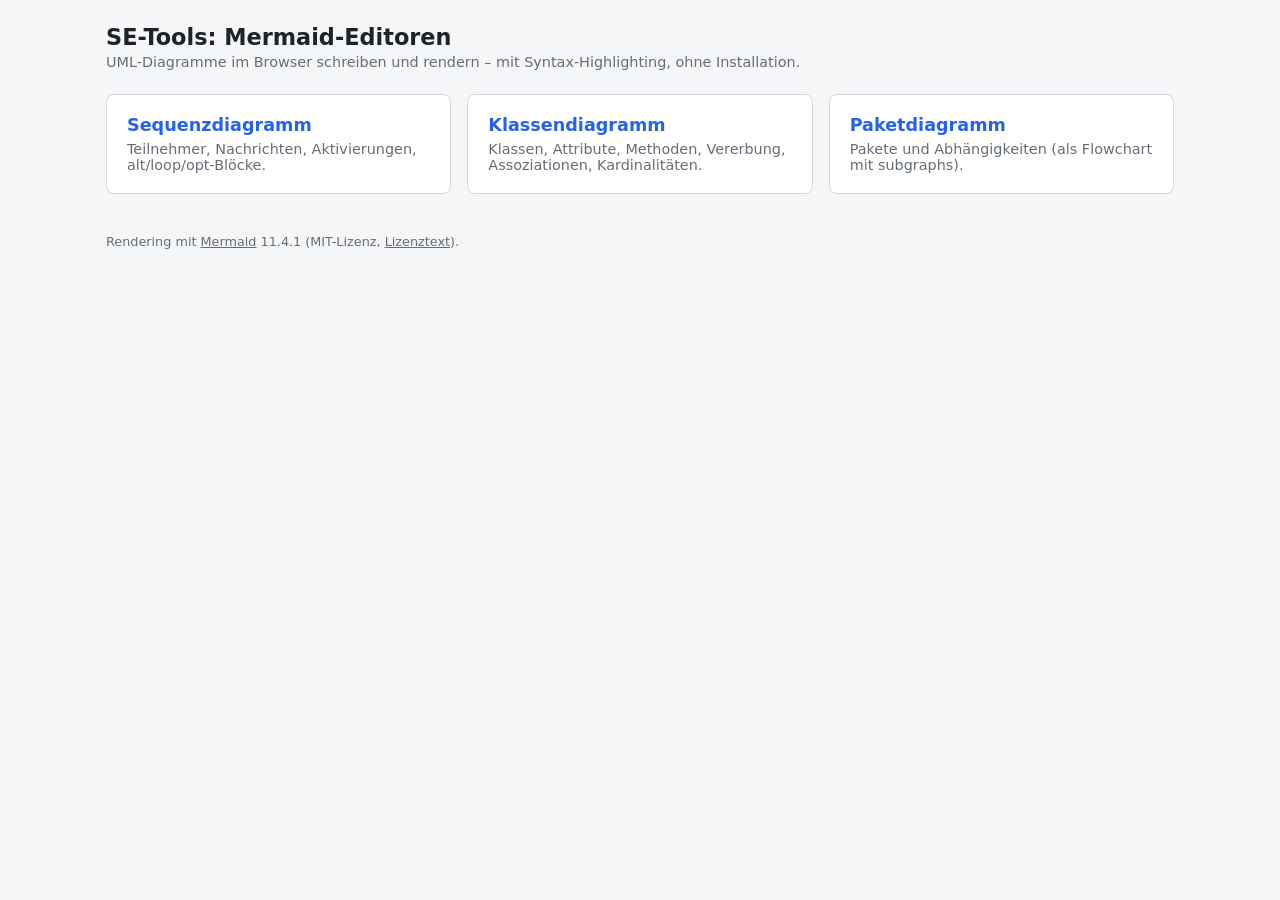
<file: index.html>
<!doctype html>
<html lang="de">
<head>
<meta charset="utf-8">
<meta name="viewport" content="width=device-width, initial-scale=1">
<title>SE-Tools – Mermaid-Editoren</title>
<meta name="description" content="Browser-Editoren für UML-Diagramme mit Mermaid: Sequenz-, Klassen- und Paketdiagramme.">
<link rel="icon" href="favicon.svg" type="image/svg+xml">
<link rel="stylesheet" href="mermaid-editor.css?v=2">
<style>
  .cards { display: grid; grid-template-columns: repeat(auto-fit, minmax(240px, 1fr)); gap: 16px; margin-top: 24px; }
  .card {
    display: block; padding: 20px; border-radius: 8px; text-decoration: none; color: var(--text);
    background: var(--panel); border: 1px solid var(--border); transition: border-color .15s, transform .15s;
  }
  .card:hover { border-color: var(--accent); transform: translateY(-2px); }
  .card h2 { margin: 0 0 6px; font-size: 1.1rem; color: var(--accent); }
  .card p { margin: 0; color: var(--muted); font-size: .9rem; }
  footer { margin-top: 40px; color: var(--muted); font-size: .8rem; }
  footer a { color: inherit; }
</style>
</head>
<body>
<main>
  <h1>SE-Tools: Mermaid-Editoren</h1>
  <p class="sub">UML-Diagramme im Browser schreiben und rendern – mit Syntax-Highlighting, ohne Installation.</p>

  <div class="cards">
    <a class="card" href="mermaid-seq.html">
      <h2>Sequenzdiagramm</h2>
      <p>Teilnehmer, Nachrichten, Aktivierungen, alt/loop/opt-Blöcke.</p>
    </a>
    <a class="card" href="mermaid-class.html">
      <h2>Klassendiagramm</h2>
      <p>Klassen, Attribute, Methoden, Vererbung, Assoziationen, Kardinalitäten.</p>
    </a>
    <a class="card" href="mermaid-package.html">
      <h2>Paketdiagramm</h2>
      <p>Pakete und Abhängigkeiten (als Flowchart mit subgraphs).</p>
    </a>
  </div>

  <footer>
    Rendering mit <a href="https://mermaid.js.org/">Mermaid</a> 11.4.1 (MIT-Lizenz, <a href="vendor/mermaid.LICENSE">Lizenztext</a>).
  </footer>
</main>
</body>
</html>
</file>
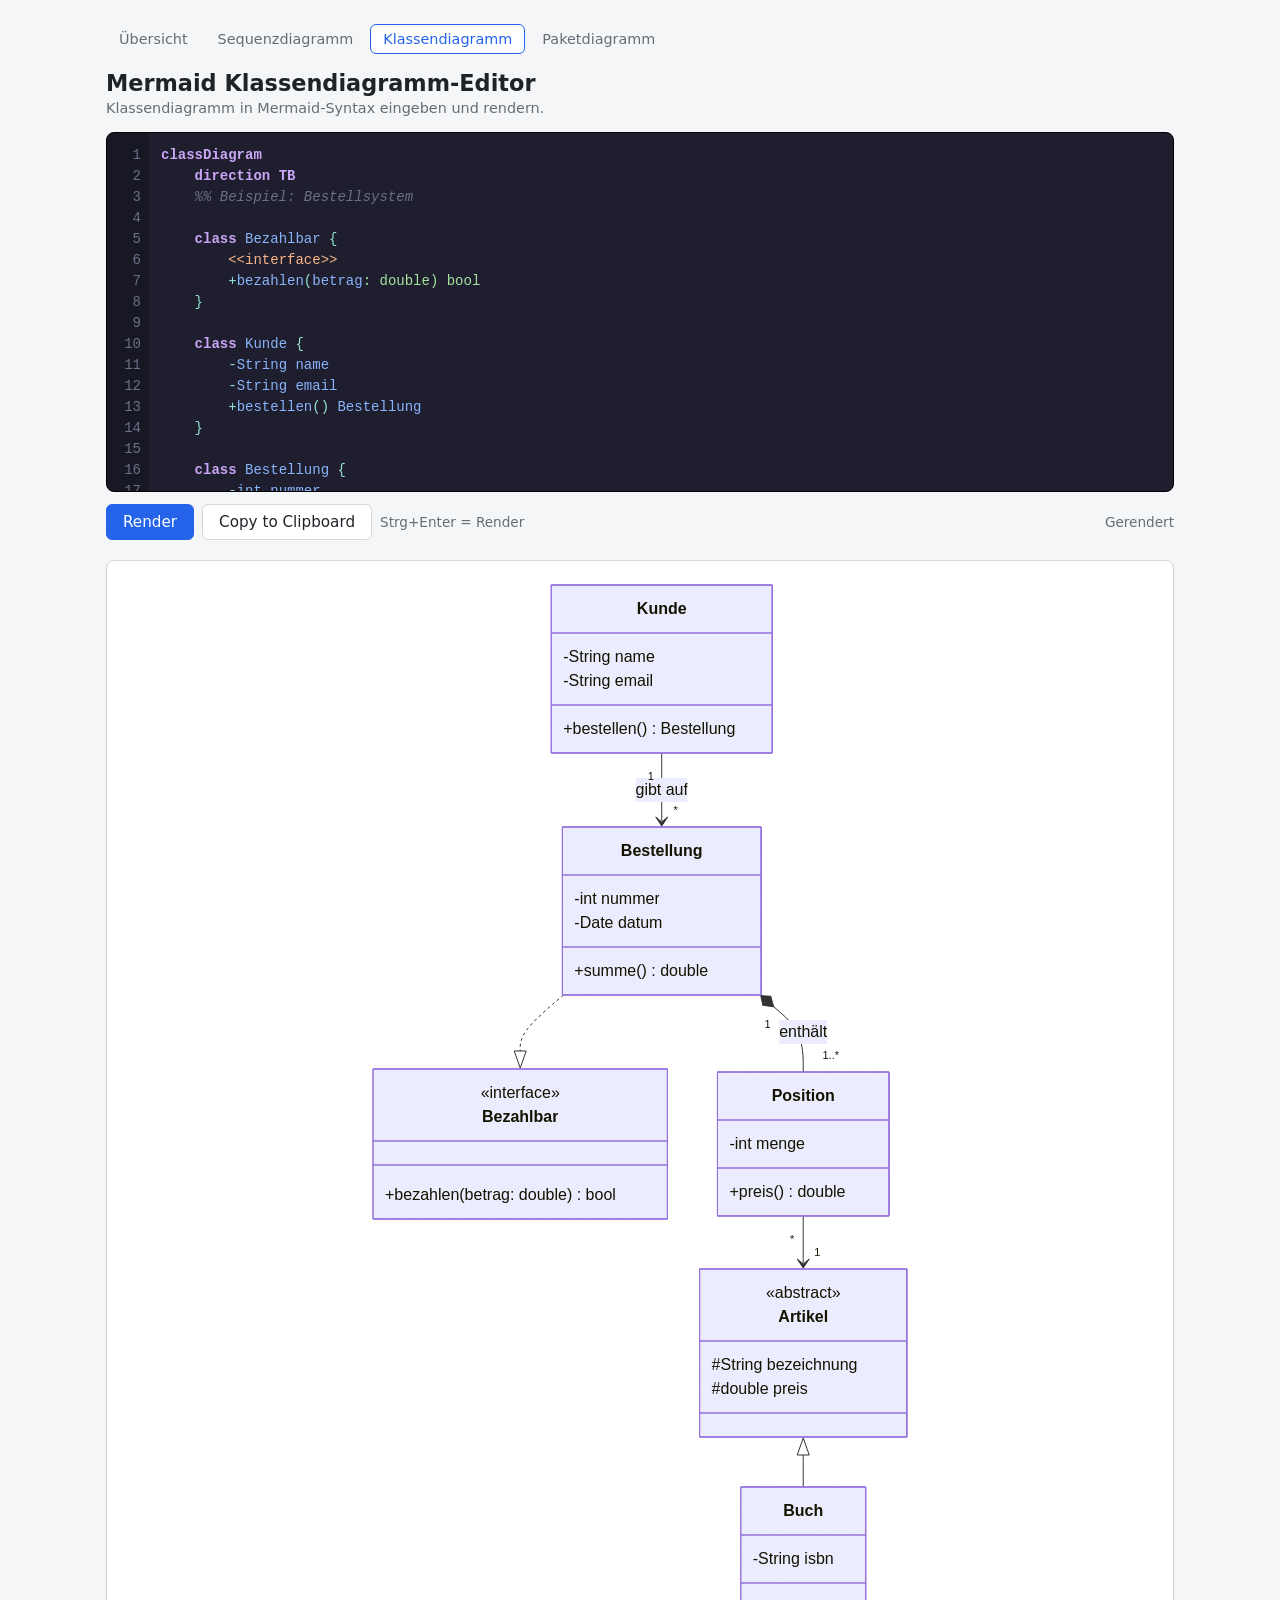
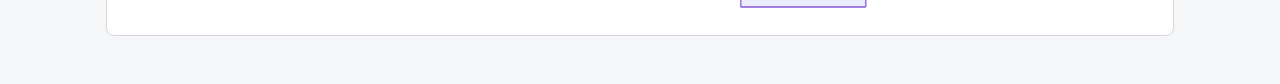
<file: mermaid-class.html>
<!doctype html>
<html lang="de">
<head>
<meta charset="utf-8">
<meta name="viewport" content="width=device-width, initial-scale=1">
<title>Mermaid Klassendiagramm-Editor</title>
<link rel="icon" href="favicon.svg" type="image/svg+xml">
<link rel="stylesheet" href="mermaid-editor.css?v=2">
<script>/* ?nav=0 blendet die Navigation aus */ if (new URLSearchParams(location.search).get("nav") === "0") document.documentElement.classList.add("no-nav");</script>
</head>
<body>
<main>
  <nav>
    <a href="index.html">Übersicht</a>
    <a href="mermaid-seq.html">Sequenzdiagramm</a>
    <a href="mermaid-class.html" aria-current="page">Klassendiagramm</a>
    <a href="mermaid-package.html">Paketdiagramm</a>
  </nav>
  <h1>Mermaid Klassendiagramm-Editor</h1>
  <p class="sub">Klassendiagramm in Mermaid-Syntax eingeben und rendern.</p>

  <div class="editor">
    <div class="gutter" id="gutter">1</div>
    <div class="code">
      <pre id="highlight" aria-hidden="true"></pre>
      <textarea id="input" spellcheck="false" autocomplete="off" autocapitalize="off" aria-label="Mermaid-Code">
classDiagram
    direction TB
    %% Beispiel: Bestellsystem

    class Bezahlbar {
        <<interface>>
        +bezahlen(betrag: double) bool
    }

    class Kunde {
        -String name
        -String email
        +bestellen() Bestellung
    }

    class Bestellung {
        -int nummer
        -Date datum
        +summe() double
    }

    class Position {
        -int menge
        +preis() double
    }

    class Artikel {
        <<abstract>>
        #String bezeichnung
        #double preis
    }

    class Buch {
        -String isbn
    }

    Kunde "1" --> "*" Bestellung : gibt auf
    Bestellung "1" *-- "1..*" Position : enthält
    Position "*" --> "1" Artikel
    Artikel <|-- Buch
    Bestellung ..|> Bezahlbar</textarea>
    </div>
  </div>

  <div class="toolbar">
    <button class="primary" id="renderBtn">Render</button>
    <button id="copyBtn">Copy to Clipboard</button>
    <span class="hint">Strg+Enter = Render</span>
    <span class="status" id="status"></span>
  </div>

  <div class="output" id="output"></div>
</main>

<script src="vendor/mermaid.min.js"></script>
<script src="mermaid-editor.js?v=2" data-lang="class"></script>
</body>
</html>
</file>
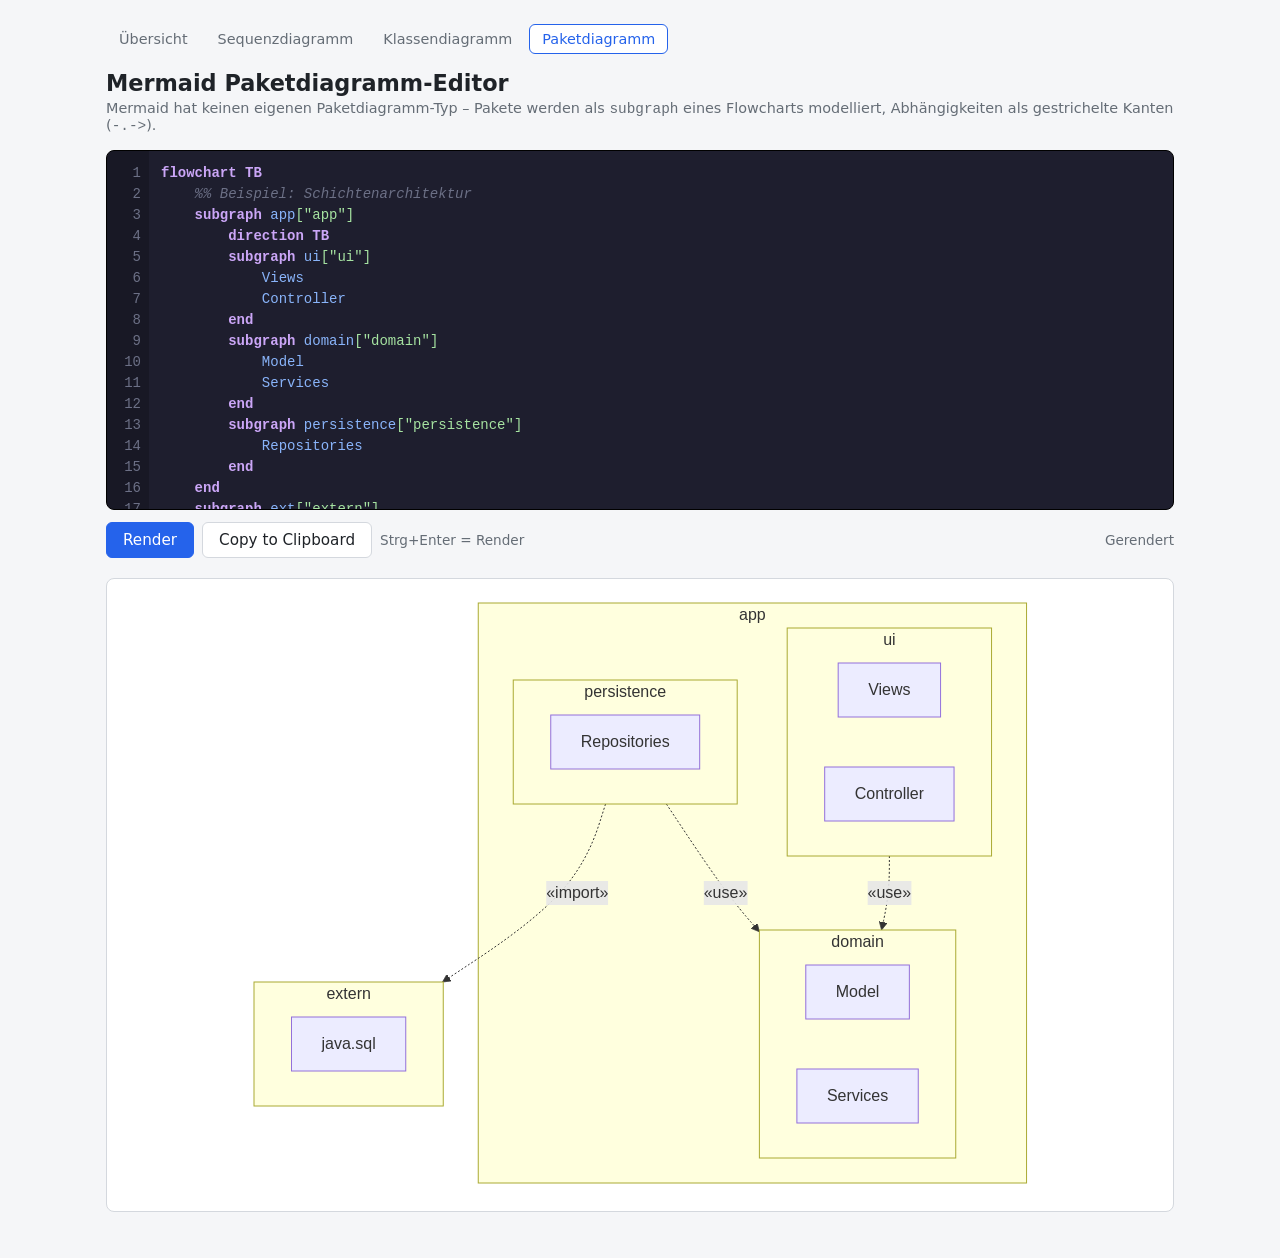
<file: mermaid-package.html>
<!doctype html>
<html lang="de">
<head>
<meta charset="utf-8">
<meta name="viewport" content="width=device-width, initial-scale=1">
<title>Mermaid Paketdiagramm-Editor</title>
<link rel="icon" href="favicon.svg" type="image/svg+xml">
<link rel="stylesheet" href="mermaid-editor.css?v=2">
<script>/* ?nav=0 blendet die Navigation aus */ if (new URLSearchParams(location.search).get("nav") === "0") document.documentElement.classList.add("no-nav");</script>
</head>
<body>
<main>
  <nav>
    <a href="index.html">Übersicht</a>
    <a href="mermaid-seq.html">Sequenzdiagramm</a>
    <a href="mermaid-class.html">Klassendiagramm</a>
    <a href="mermaid-package.html" aria-current="page">Paketdiagramm</a>
  </nav>
  <h1>Mermaid Paketdiagramm-Editor</h1>
  <p class="sub">Mermaid hat keinen eigenen Paketdiagramm-Typ – Pakete werden als <code>subgraph</code> eines Flowcharts modelliert, Abhängigkeiten als gestrichelte Kanten (<code>-.-&gt;</code>).</p>

  <div class="editor">
    <div class="gutter" id="gutter">1</div>
    <div class="code">
      <pre id="highlight" aria-hidden="true"></pre>
      <textarea id="input" spellcheck="false" autocomplete="off" autocapitalize="off" aria-label="Mermaid-Code">
flowchart TB
    %% Beispiel: Schichtenarchitektur
    subgraph app["app"]
        direction TB
        subgraph ui["ui"]
            Views
            Controller
        end
        subgraph domain["domain"]
            Model
            Services
        end
        subgraph persistence["persistence"]
            Repositories
        end
    end
    subgraph ext["extern"]
        JDBC["java.sql"]
    end

    ui -.->|«use»| domain
    persistence -.->|«use»| domain
    persistence -.->|«import»| ext</textarea>
    </div>
  </div>

  <div class="toolbar">
    <button class="primary" id="renderBtn">Render</button>
    <button id="copyBtn">Copy to Clipboard</button>
    <span class="hint">Strg+Enter = Render</span>
    <span class="status" id="status"></span>
  </div>

  <div class="output" id="output"></div>
</main>

<script src="vendor/mermaid.min.js"></script>
<script src="mermaid-editor.js?v=2" data-lang="package"></script>
</body>
</html>
</file>
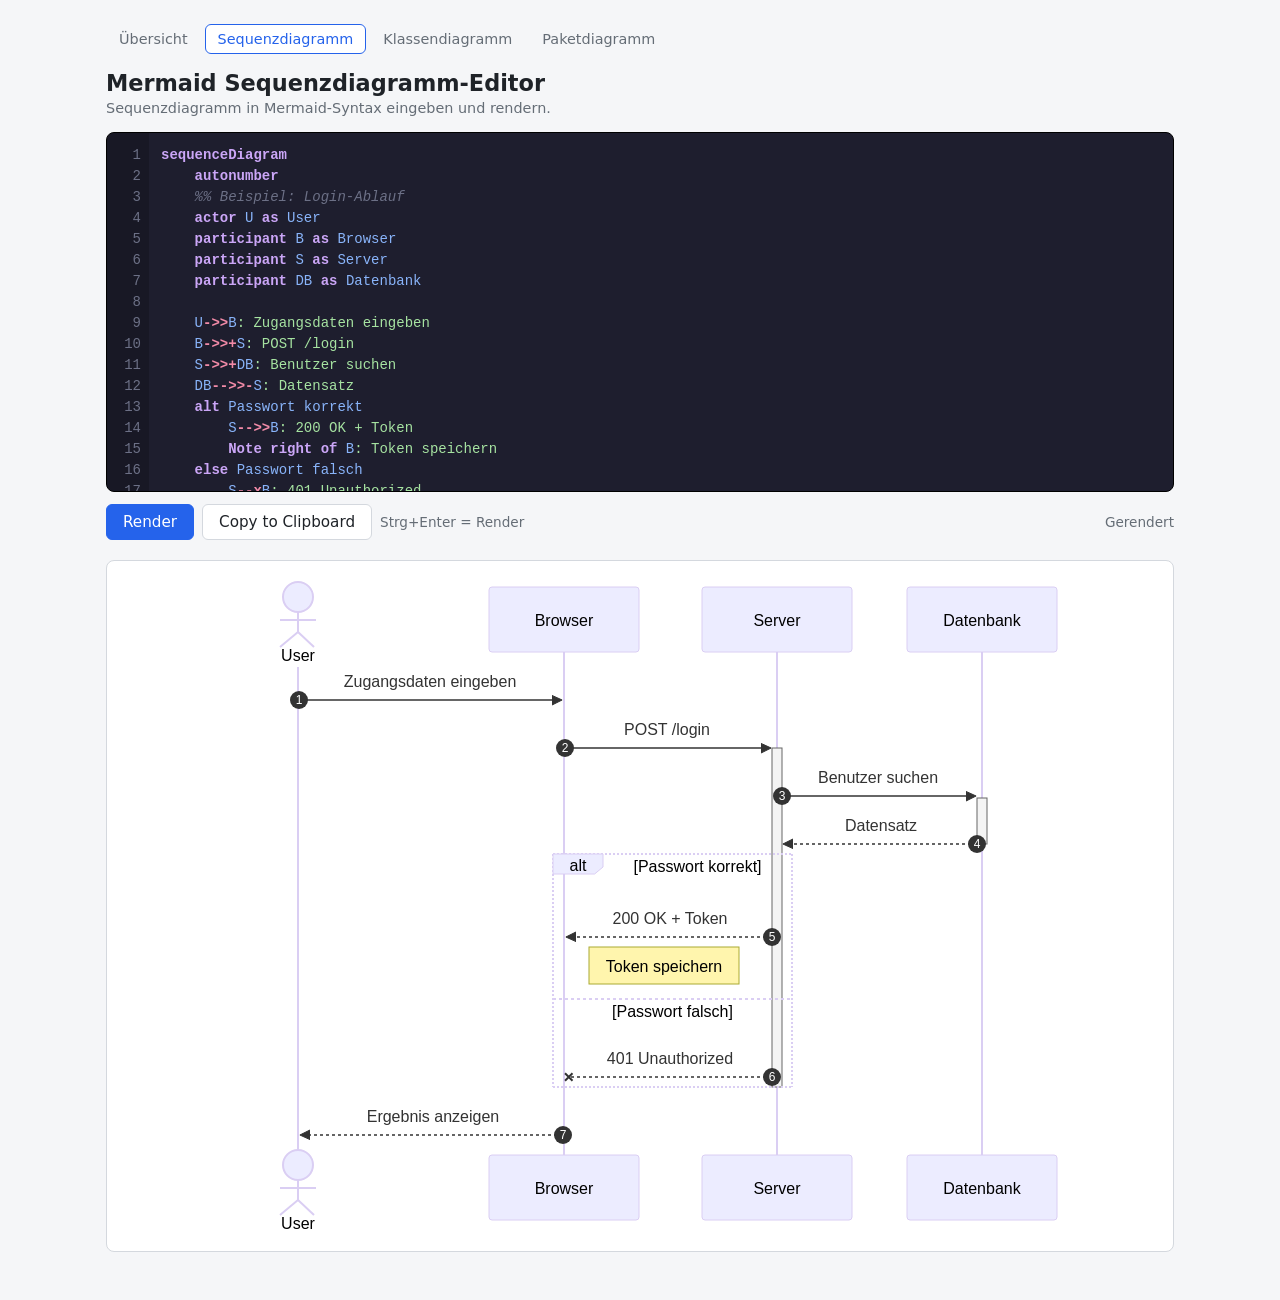
<file: mermaid-seq.html>
<!doctype html>
<html lang="de">
<head>
<meta charset="utf-8">
<meta name="viewport" content="width=device-width, initial-scale=1">
<title>Mermaid Sequenzdiagramm-Editor</title>
<link rel="icon" href="favicon.svg" type="image/svg+xml">
<link rel="stylesheet" href="mermaid-editor.css?v=2">
<script>/* ?nav=0 blendet die Navigation aus */ if (new URLSearchParams(location.search).get("nav") === "0") document.documentElement.classList.add("no-nav");</script>
</head>
<body>
<main>
  <nav>
    <a href="index.html">Übersicht</a>
    <a href="mermaid-seq.html" aria-current="page">Sequenzdiagramm</a>
    <a href="mermaid-class.html">Klassendiagramm</a>
    <a href="mermaid-package.html">Paketdiagramm</a>
  </nav>
  <h1>Mermaid Sequenzdiagramm-Editor</h1>
  <p class="sub">Sequenzdiagramm in Mermaid-Syntax eingeben und rendern.</p>

  <div class="editor">
    <div class="gutter" id="gutter">1</div>
    <div class="code">
      <pre id="highlight" aria-hidden="true"></pre>
      <textarea id="input" spellcheck="false" autocomplete="off" autocapitalize="off" aria-label="Mermaid-Code">
sequenceDiagram
    autonumber
    %% Beispiel: Login-Ablauf
    actor U as User
    participant B as Browser
    participant S as Server
    participant DB as Datenbank

    U->>B: Zugangsdaten eingeben
    B->>+S: POST /login
    S->>+DB: Benutzer suchen
    DB-->>-S: Datensatz
    alt Passwort korrekt
        S-->>B: 200 OK + Token
        Note right of B: Token speichern
    else Passwort falsch
        S--xB: 401 Unauthorized
    end
    deactivate S
    B-->>U: Ergebnis anzeigen</textarea>
    </div>
  </div>

  <div class="toolbar">
    <button class="primary" id="renderBtn">Render</button>
    <button id="copyBtn">Copy to Clipboard</button>
    <span class="hint">Strg+Enter = Render</span>
    <span class="status" id="status"></span>
  </div>

  <div class="output" id="output"></div>
</main>

<script src="vendor/mermaid.min.js"></script>
<script src="mermaid-editor.js?v=2" data-lang="sequence"></script>
</body>
</html>
</file>
<file: mermaid-editor.css>
:root {
  --bg: #f5f6f8; --panel: #ffffff; --border: #d4d8de; --text: #1f2328; --muted: #656d76;
  --accent: #2563eb; --accent-hover: #1d4ed8;
  --ed-bg: #1e1e2e; --ed-text: #cdd6f4; --ed-gutter: #6c7086;
  --kw: #cba6f7; --arrow: #f38ba8; --id: #89b4fa; --str: #a6e3a1; --cmt: #6c7086; --num: #fab387; --punct: #94e2d5;
  --err-bg: #fdecec; --err-text: #b42318;
}
* { box-sizing: border-box; }
body { margin: 0; font-family: system-ui, -apple-system, "Segoe UI", sans-serif; background: var(--bg); color: var(--text); }
main { max-width: 1100px; margin: 0 auto; padding: 24px 16px 48px; }
h1 { font-size: 1.4rem; margin: 0 0 4px; }
p.sub { margin: 0 0 16px; color: var(--muted); font-size: .9rem; }

nav { display: flex; gap: 4px; margin-bottom: 16px; flex-wrap: wrap; }
nav a {
  padding: 6px 12px; border-radius: 6px; text-decoration: none; color: var(--muted);
  font-size: .9rem; border: 1px solid transparent;
}
nav a:hover { color: var(--text); border-color: var(--border); }
nav a[aria-current="page"] { color: var(--accent); border-color: var(--accent); background: var(--panel); }

.editor {
  position: relative; display: flex; border-radius: 8px; overflow: hidden;
  background: var(--ed-bg); border: 1px solid #000; height: 360px;
  font: 14px/1.5 "Cascadia Code", Consolas, "Courier New", monospace;
}
.gutter {
  padding: 12px 8px; text-align: right; color: var(--ed-gutter); user-select: none;
  background: rgba(0,0,0,.2); min-width: 3em; overflow: hidden; white-space: pre;
}
.code { position: relative; flex: 1; overflow: hidden; }
.code pre, .code textarea {
  position: absolute; inset: 0; margin: 0; padding: 12px; border: 0;
  font: inherit; white-space: pre; overflow: auto; tab-size: 4;
  font-variant-ligatures: none;
}
.code pre { color: var(--ed-text); pointer-events: none; }
.code textarea {
  color: transparent; background: transparent; caret-color: #f5e0dc;
  resize: none; outline: none;
}
.code textarea::selection { background: rgba(137,180,250,.35); }

.t-kw { color: var(--kw); font-weight: 600; }
.t-arrow { color: var(--arrow); font-weight: 600; }
.t-id { color: var(--id); }
.t-str { color: var(--str); }
.t-cmt { color: var(--cmt); font-style: italic; }
.t-num { color: var(--num); }
.t-punct { color: var(--punct); }

.toolbar { display: flex; gap: 8px; align-items: center; margin: 12px 0 20px; flex-wrap: wrap; }
button {
  font: inherit; font-size: .95rem; padding: 8px 16px; border-radius: 6px; cursor: pointer;
  border: 1px solid var(--border); background: var(--panel); color: var(--text);
}
button.primary { background: var(--accent); border-color: var(--accent); color: #fff; }
button.primary:hover { background: var(--accent-hover); }
button:hover { border-color: var(--accent); }
.hint { color: var(--muted); font-size: .85rem; }
.status { margin-left: auto; font-size: .85rem; color: var(--muted); }

.output {
  background: var(--panel); border: 1px solid var(--border); border-radius: 8px;
  padding: 16px; min-height: 200px; overflow: auto; text-align: center;
}
.output svg { max-width: 100%; height: auto; }
.error {
  text-align: left; background: var(--err-bg); color: var(--err-text);
  padding: 12px; border-radius: 6px; white-space: pre-wrap; font-family: Consolas, monospace; font-size: .85rem;
}

/* ?nav=0 */
.no-nav nav { display: none; }
</file>
